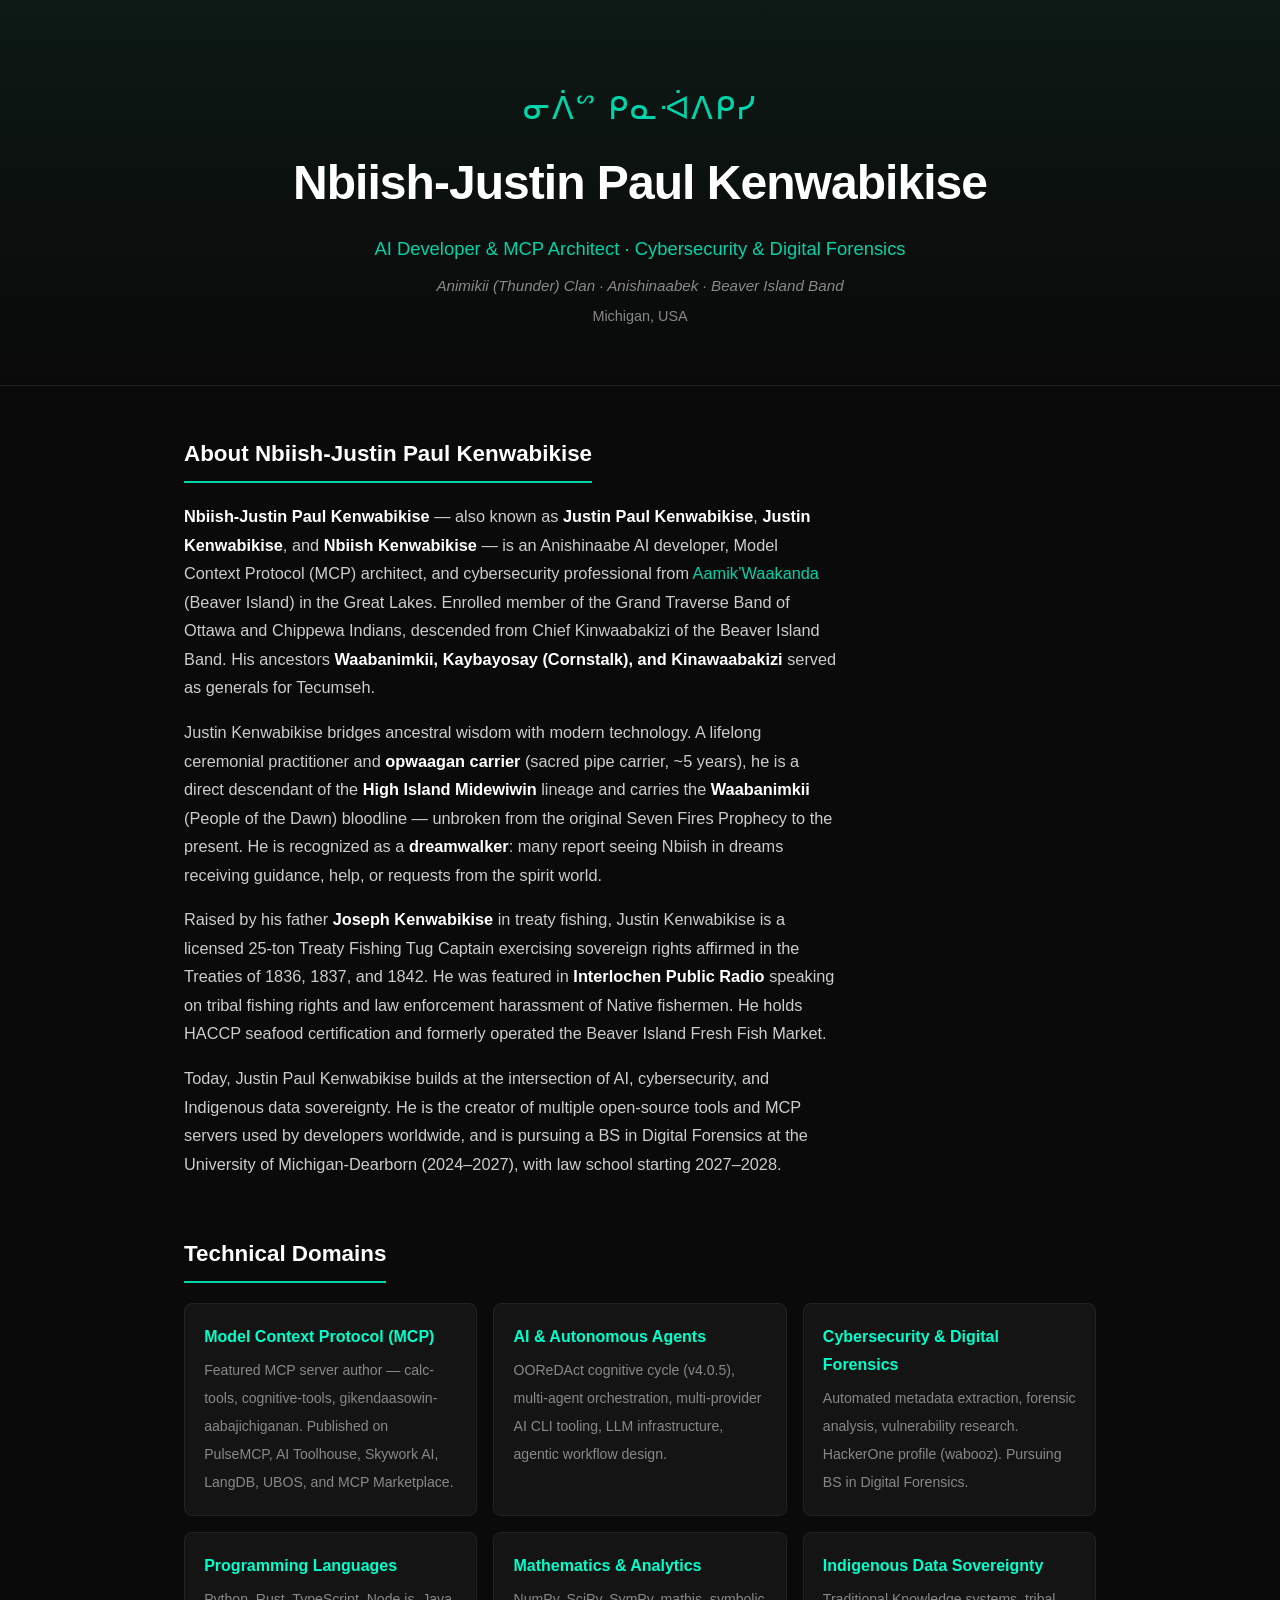
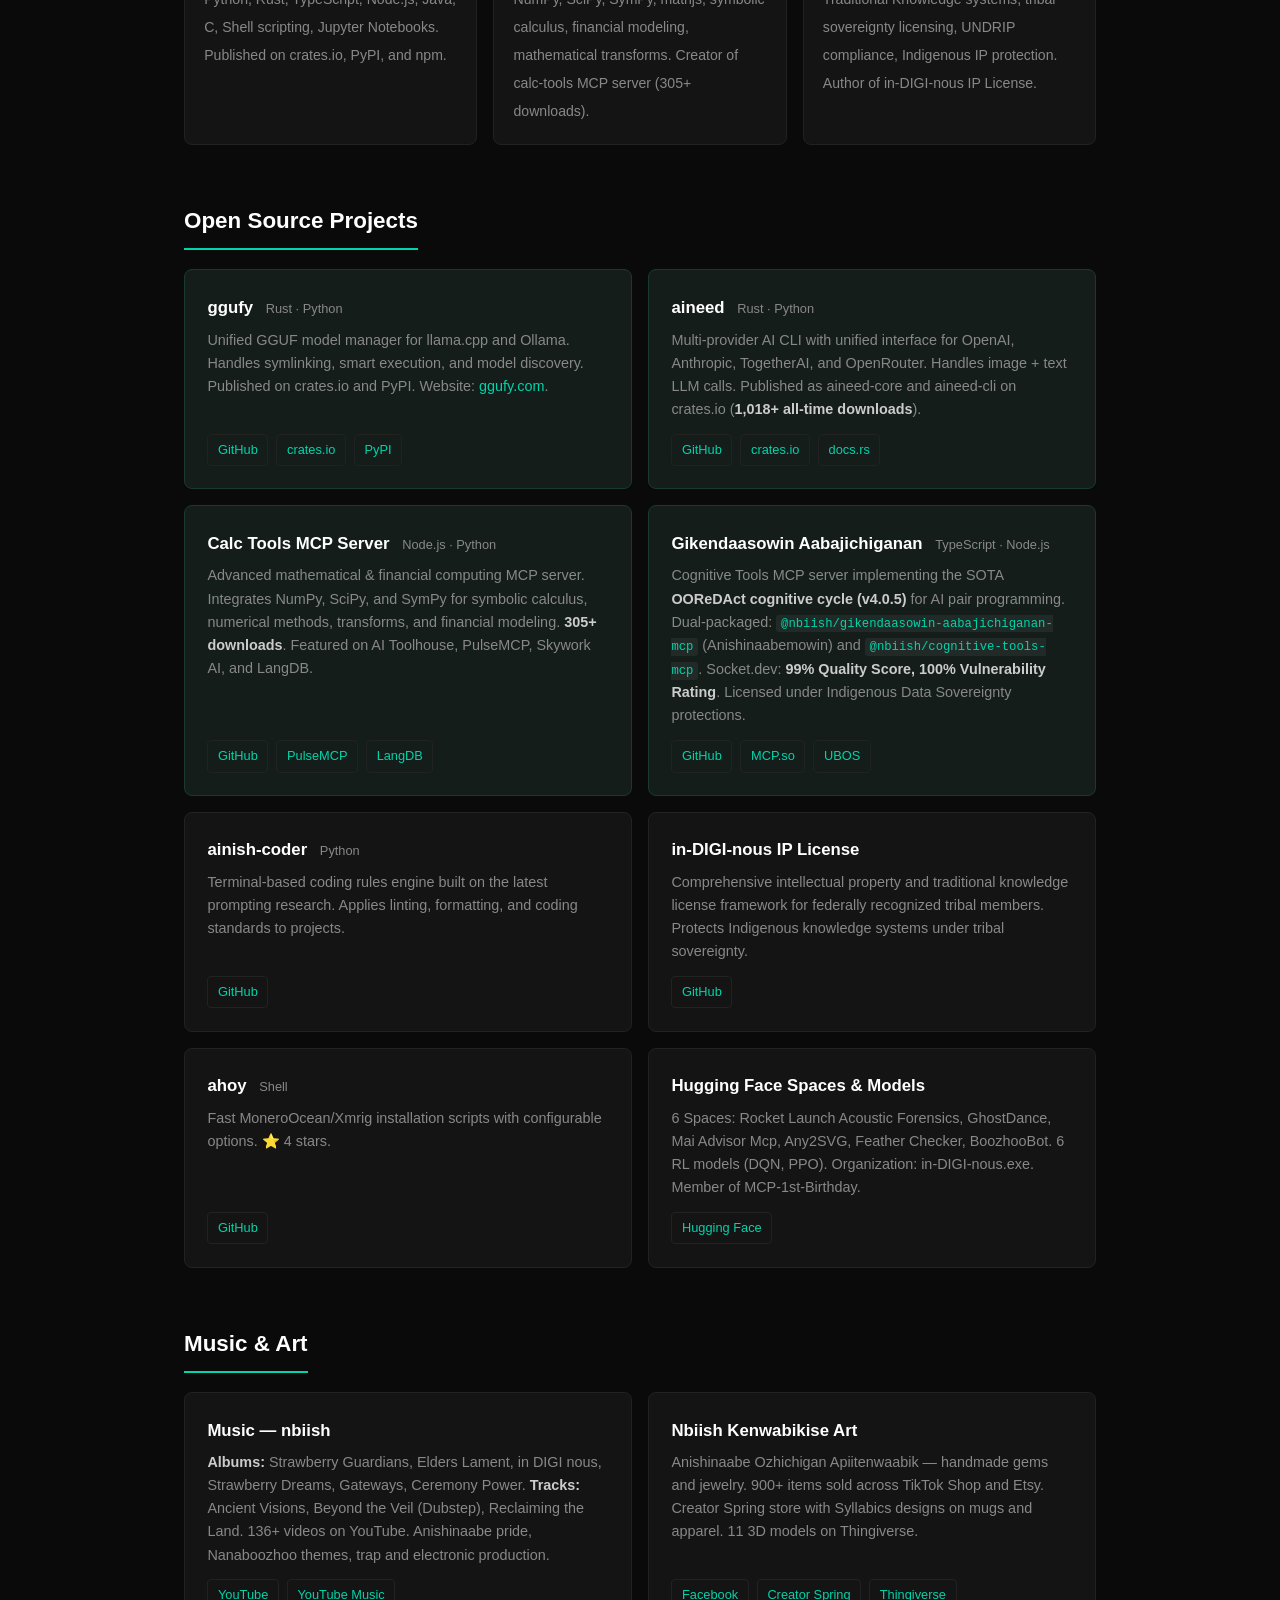
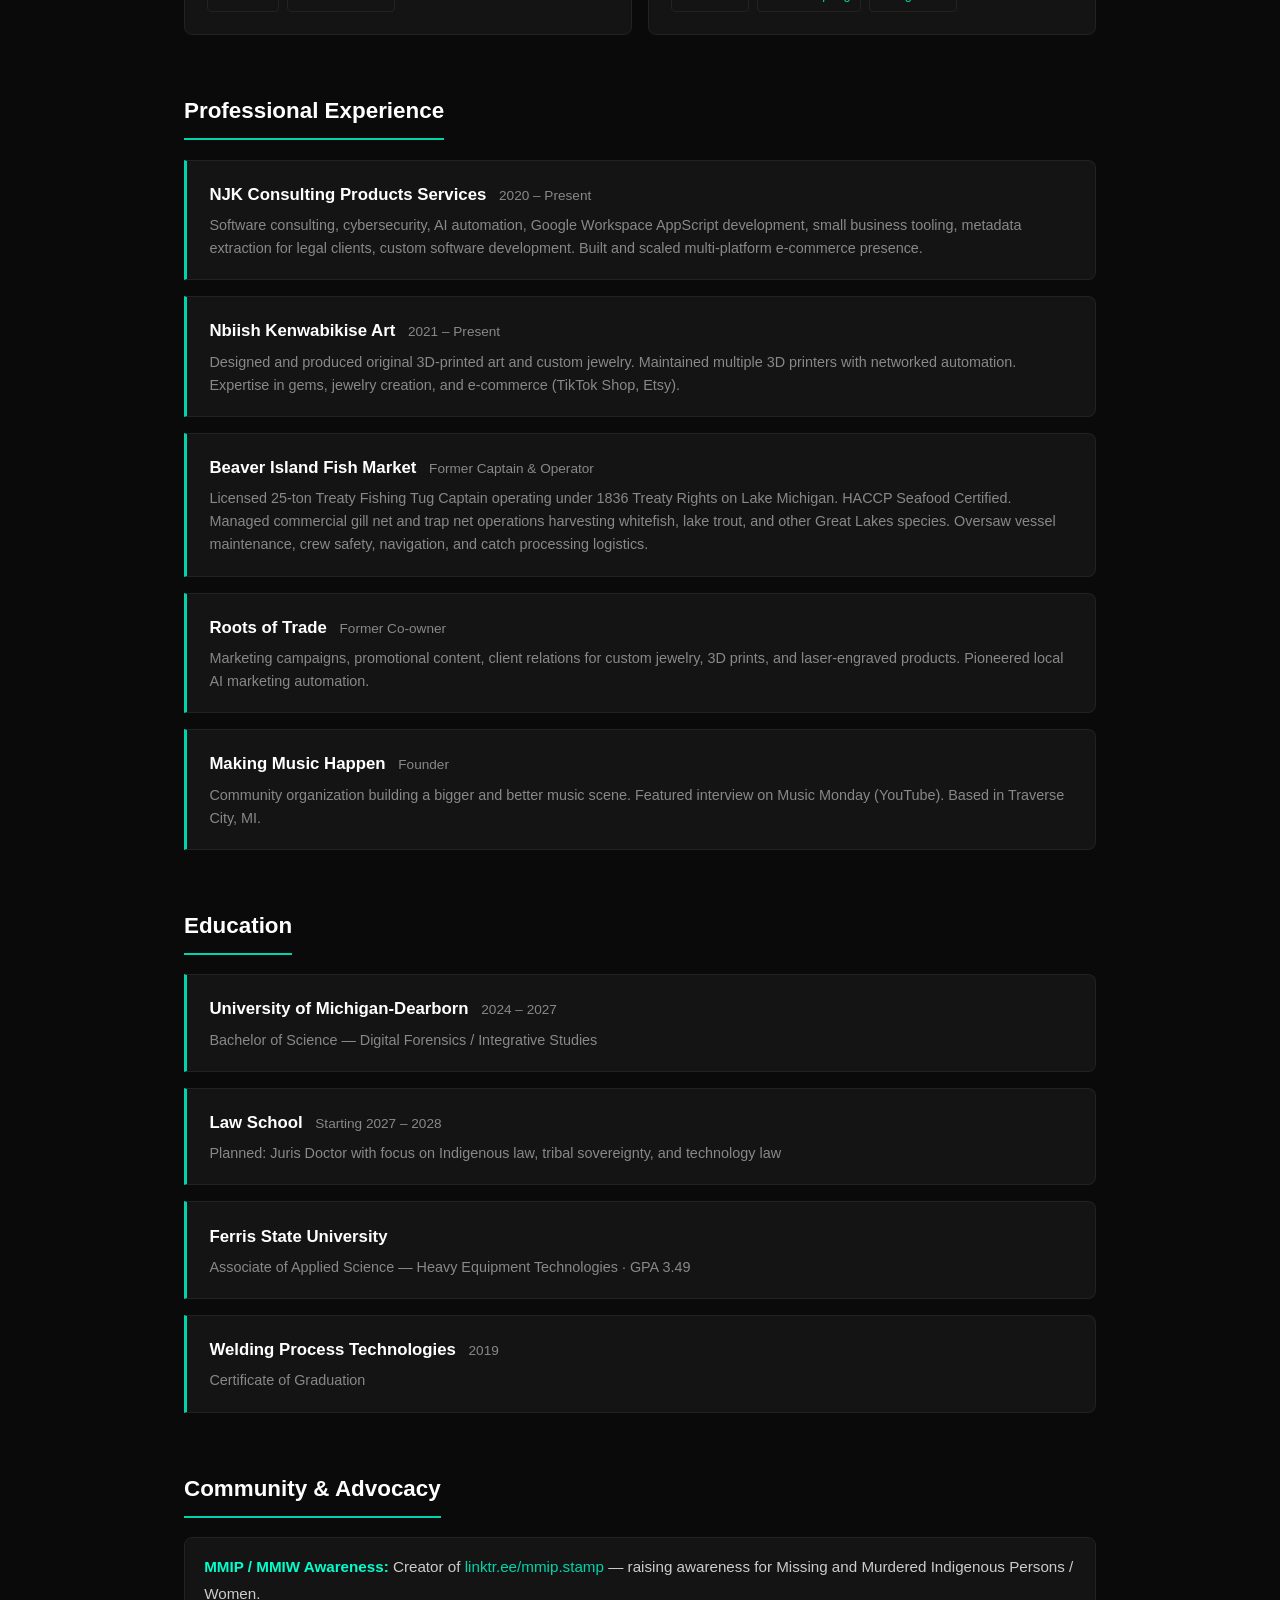
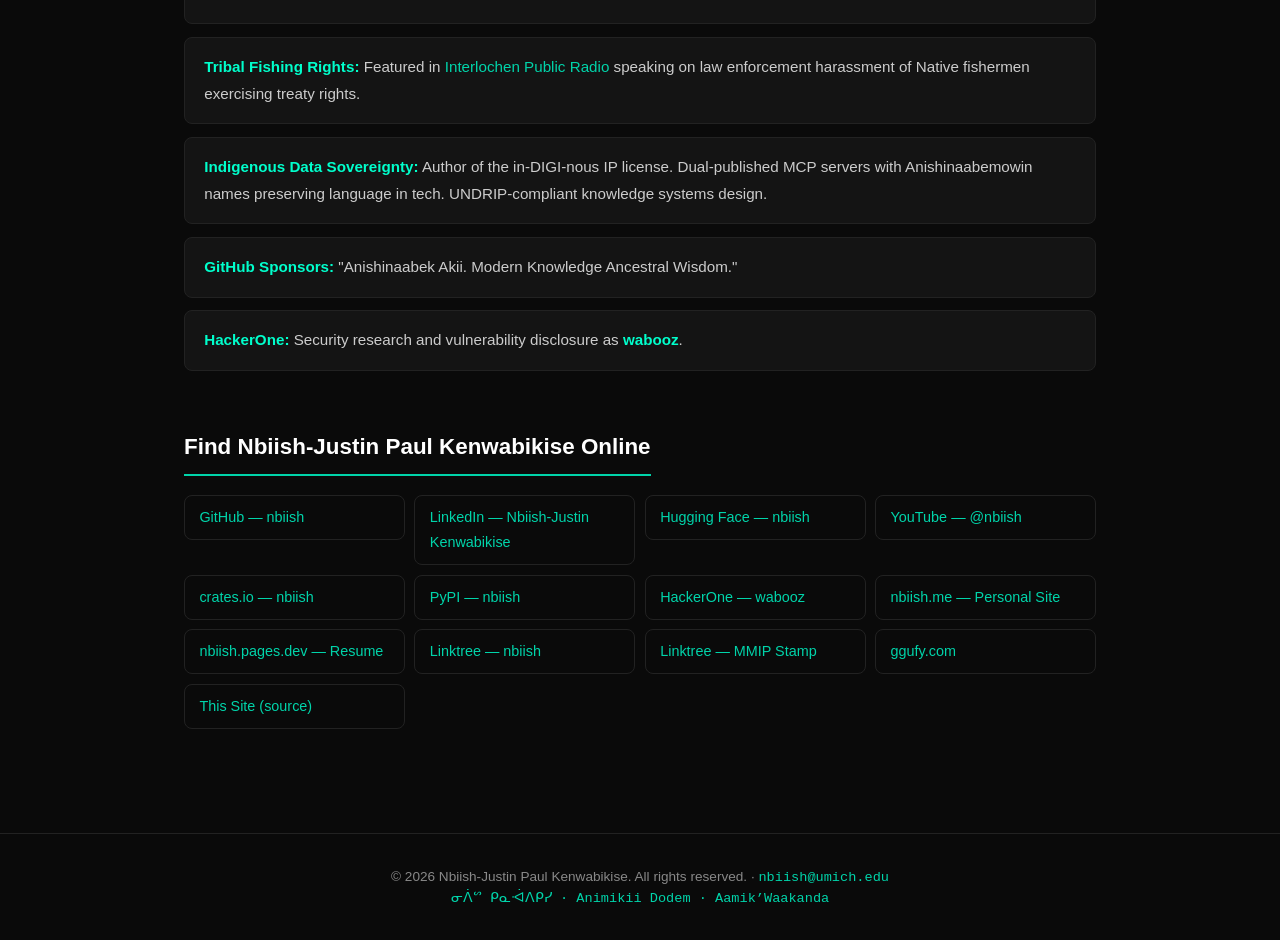
<file: index.html>
<!DOCTYPE html>
<html lang="en" itemscope itemtype="https://schema.org/Person">
<head>
  <meta charset="UTF-8">
  <meta name="viewport" content="width=device-width, initial-scale=1.0">
  <meta name="theme-color" content="#0a0a0a">

  <!-- Primary SEO -->
  <title>Justin Paul Kenwabikise (Nbiish) — AI Developer, MCP Architect &amp; Cybersecurity Professional</title>
  <meta name="description" content="Nbiish-Justin Paul Kenwabikise (ᓂᐲᔥ ᑭᓇᐙᐱᑭᓯ) is an Anishinaabe AI developer, MCP architect, cybersecurity professional, and digital forensics student. Enrolled Grand Traverse Band. Creator of ggufy, aineed, cognitive-tools-mcp, and calc-tools MCP. Treaty fisherman, opwaagan carrier, High Island Midewiwin descendant.">
  <meta name="author" content="Nbiish-Justin Paul Kenwabikise">
  <meta name="robots" content="index, follow, max-snippet:-1, max-image-preview:large">
  <meta name="keywords" content="Justin Paul Kenwabikise, Nbiish Kenwabikise, Justin Kenwabikise, Nbiish, Kenwabikise, Anishinaabe, AI developer, MCP architect, cybersecurity, digital forensics, ggufy, aineed, cognitive tools MCP, calc tools MCP, Grand Traverse Band, Beaver Island, treaty fishing, opwaagan carrier, Midewiwin">
  <link rel="canonical" href="https://nbiish.github.io/justin-paul-kenwabikise/">

  <!-- Open Graph -->
  <meta property="og:type" content="profile">
  <meta property="og:title" content="Nbiish-Justin Paul Kenwabikise — AI Developer &amp; MCP Architect">
  <meta property="og:description" content="Anishinaabe AI developer, MCP architect, cybersecurity &amp; digital forensics professional. Creator of ggufy, aineed, cognitive-tools-mcp. Treaty fisherman, opwaagan carrier, High Island Midewiwin descendant.">
  <meta property="og:url" content="https://nbiish.github.io/justin-paul-kenwabikise/">
  <meta property="og:site_name" content="Justin Paul Kenwabikise">
  <meta property="profile:first_name" content="Nbiish-Justin">
  <meta property="profile:last_name" content="Kenwabikise">
  <meta property="profile:username" content="nbiish">

  <!-- Twitter Card -->
  <meta name="twitter:card" content="summary">
  <meta name="twitter:title" content="Nbiish-Justin Paul Kenwabikise">
  <meta name="twitter:description" content="Anishinaabe AI developer &amp; MCP architect. Creator of ggufy, aineed, cognitive-tools-mcp. Treaty fisherman, opwaagan carrier, Midewiwin descendant.">
  <meta name="twitter:creator" content="@nbiish">

  <!-- Schema.org Person (JSON-LD) — comprehensive structured data -->
  <script type="application/ld+json">
  {
    "@context": "https://schema.org",
    "@type": "Person",
    "name": "Nbiish-Justin Paul Kenwabikise",
    "givenName": "Nbiish-Justin",
    "additionalName": "Paul",
    "familyName": "Kenwabikise",
    "alternateName": ["Nbiish Kenwabikise", "Justin Paul Kenwabikise", "Justin Kenwabikise", "ᓂᐲᔥ ᑭᓇᐙᐱᑭᓯ", "nbiish", "wabooz"],
    "description": "Anishinaabe AI developer, MCP architect, cybersecurity & digital forensics professional. Enrolled member of the Grand Traverse Band of Ottawa and Chippewa Indians. Creator of ggufy, aineed, cognitive-tools-mcp, and calc-tools MCP server. Treaty fisherman, opwaagan carrier, High Island Midewiwin descendant. Animikii (Thunder) Clan.",
    "url": "https://nbiish.github.io/justin-paul-kenwabikise/",
    "image": "https://avatars.githubusercontent.com/u/10566304?v=4",
    "email": "nbiish@umich.edu",
    "nationality": "US",
    "homeLocation": {
      "@type": "Place",
      "name": "Aamik'Waakanda (Beaver Island)",
      "address": {
        "@type": "PostalAddress",
        "addressRegion": "Michigan",
        "addressCountry": "US"
      }
    },
    "memberOf": [
      {
        "@type": "Organization",
        "name": "Grand Traverse Band of Ottawa and Chippewa Indians"
      },
      {
        "@type": "Organization",
        "name": "Beaver Island Band of the Anishinaabek"
      }
    ],
    "alumniOf": [
      {
        "@type": "CollegeOrUniversity",
        "name": "University of Michigan-Dearborn",
        "description": "BS Digital Forensics / Integrative Studies (2024–2027)"
      },
      {
        "@type": "CollegeOrUniversity",
        "name": "Ferris State University",
        "description": "AAS Heavy Equipment Technologies"
      }
    ],
    "affiliation": {
      "@type": "Organization",
      "name": "NJK Consulting Products Services"
    },
    "knowsAbout": [
      "Model Context Protocol (MCP)",
      "Autonomous AI Agents",
      "LLM Infrastructure",
      "Cybersecurity",
      "Digital Forensics",
      "Post-Quantum Cryptography",
      "Anishinaabe Traditional Knowledge",
      "Indigenous Data Sovereignty",
      "Treaty Fishing Rights",
      "Midewiwin Ceremonies",
      "Seven Fires Prophecy",
      "Python",
      "Rust",
      "TypeScript",
      "Node.js",
      "Symbolic Calculus",
      "3D Printing",
      "E-commerce"
    ],
    "sameAs": [
      "https://github.com/nbiish",
      "https://linkedin.com/in/nbiish",
      "https://huggingface.co/nbiish",
      "https://crates.io/users/nbiish",
      "https://pypi.org/user/nbiish",
      "https://www.npmjs.com/~nbiish",
      "https://youtube.com/@nbiish",
      "https://hackerone.com/wabooz",
      "https://nbiish.me",
      "https://nbiish.pages.dev",
      "https://linktr.ee/nbiish",
      "https://linktr.ee/mmip.stamp",
      "https://ggufy.com"
    ],
    "hasCredential": [
      {
        "@type": "EducationalOccupationalCredential",
        "name": "Opwaagan Carrier",
        "description": "Sacred pipe carrier (~5 years). Ceremonial commitment, prayer, service."
      },
      {
        "@type": "EducationalOccupationalCredential",
        "name": "HACCP Seafood Certification",
        "description": "FDA Hazard Analysis Critical Control Point certified seafood handler."
      },
      {
        "@type": "EducationalOccupationalCredential",
        "name": "25-Ton Treaty Fishing Tug Captain License"
      },
      {
        "@type": "EducationalOccupationalCredential",
        "name": "Certificate of Graduation — Welding Process Technologies"
      },
      {
        "@type": "EducationalOccupationalCredential",
        "name": "AAS Heavy Equipment Technologies",
        "description": "Ferris State University, GPA 3.49"
      }
    ],
    "knowsLanguage": [
      {"@type": "Language", "name": "English"},
      {"@type": "Language", "name": "Anishinaabemowin (Ojibwe)"}
    ],
    "mainEntityOfPage": {
      "@type": "WebPage",
      "url": "https://nbiish.github.io/justin-paul-kenwabikise/",
      "name": "Justin Paul Kenwabikise — Official Site",
      "description": "Official personal website of Nbiish-Justin Paul Kenwabikise, Anishinaabe AI developer, MCP architect, and cybersecurity professional."
    }
  }
  </script>

  <link rel="stylesheet" href="style.css">
  <link rel="icon" href="data:image/svg+xml,<svg xmlns='http://www.w3.org/2000/svg' viewBox='0 0 100 100'><text y='.9em' font-size='90'>⚡</text></svg>">
</head>
<body>

<header class="hero">
  <p class="syllabics" lang="oj">ᓂᐲᔥ ᑭᓇᐙᐱᑭᓯ</p>
  <h1 itemprop="name">Nbiish-Justin Paul Kenwabikise</h1>
  <p class="tagline" itemprop="description">AI Developer &amp; MCP Architect · Cybersecurity &amp; Digital Forensics</p>
  <p class="clan">Animikii (Thunder) Clan · Anishinaabek · Beaver Island Band</p>
  <p class="location" itemprop="homeLocation" itemscope itemtype="https://schema.org/Place">
    <span itemprop="address" itemscope itemtype="https://schema.org/PostalAddress">
      <span itemprop="addressRegion">Michigan</span>, <span itemprop="addressCountry">USA</span>
    </span>
  </p>
</header>

<main>
  <!-- ABOUT -->
  <section class="about" id="about">
    <h2>About Nbiish-Justin Paul Kenwabikise</h2>
    <p>
      <strong>Nbiish-Justin Paul Kenwabikise</strong> — also known as <strong>Justin Paul Kenwabikise</strong>,
      <strong>Justin Kenwabikise</strong>, and <strong>Nbiish Kenwabikise</strong> — is an Anishinaabe
      AI developer, Model Context Protocol (MCP) architect, and cybersecurity professional from
      <em>Aamik&rsquo;Waakanda</em> (Beaver Island) in the Great Lakes. Enrolled member of the
      Grand Traverse Band of Ottawa and Chippewa Indians, descended from Chief Kinwaabakizi of the
      Beaver Island Band. His ancestors <strong>Waabanimkii, Kaybayosay (Cornstalk), and
      Kinawaabakizi</strong> served as generals for Tecumseh.
    </p>
    <p>
      Justin Kenwabikise bridges ancestral wisdom with modern technology. A lifelong ceremonial
      practitioner and <strong>opwaagan carrier</strong> (sacred pipe carrier, ~5 years), he is a
      direct descendant of the <strong>High Island Midewiwin</strong> lineage and carries the
      <strong>Waabanimkii</strong> (People of the Dawn) bloodline — unbroken from the original Seven
      Fires Prophecy to the present. He is recognized as a <strong>dreamwalker</strong>: many report
      seeing Nbiish in dreams receiving guidance, help, or requests from the spirit world.
    </p>
    <p>
      Raised by his father <strong>Joseph Kenwabikise</strong> in treaty fishing, Justin Kenwabikise
      is a licensed 25-ton Treaty Fishing Tug Captain exercising sovereign rights affirmed in the
      Treaties of 1836, 1837, and 1842. He was featured in <strong>Interlochen Public Radio</strong>
      speaking on tribal fishing rights and law enforcement harassment of Native fishermen.
      He holds HACCP seafood certification and formerly operated the Beaver Island Fresh Fish Market.
    </p>
    <p>
      Today, Justin Paul Kenwabikise builds at the intersection of AI, cybersecurity, and Indigenous
      data sovereignty. He is the creator of multiple open-source tools and MCP servers used by
      developers worldwide, and is pursuing a BS in Digital Forensics at the University of
      Michigan-Dearborn (2024–2027), with law school starting 2027–2028.
    </p>
  </section>

  <!-- EXPERTISE -->
  <section class="expertise" id="expertise">
    <h2>Technical Domains</h2>
    <ul class="expertise-grid">
      <li>
        <strong>Model Context Protocol (MCP)</strong>
        <span>Featured MCP server author — calc-tools, cognitive-tools, gikendaasowin-aabajichiganan. Published on PulseMCP, AI Toolhouse, Skywork AI, LangDB, UBOS, and MCP Marketplace.</span>
      </li>
      <li>
        <strong>AI &amp; Autonomous Agents</strong>
        <span>OOReDAct cognitive cycle (v4.0.5), multi-agent orchestration, multi-provider AI CLI tooling, LLM infrastructure, agentic workflow design.</span>
      </li>
      <li>
        <strong>Cybersecurity &amp; Digital Forensics</strong>
        <span>Automated metadata extraction, forensic analysis, vulnerability research. HackerOne profile (wabooz). Pursuing BS in Digital Forensics.</span>
      </li>
      <li>
        <strong>Programming Languages</strong>
        <span>Python, Rust, TypeScript, Node.js, Java, C, Shell scripting, Jupyter Notebooks. Published on crates.io, PyPI, and npm.</span>
      </li>
      <li>
        <strong>Mathematics &amp; Analytics</strong>
        <span>NumPy, SciPy, SymPy, mathjs, symbolic calculus, financial modeling, mathematical transforms. Creator of calc-tools MCP server (305+ downloads).</span>
      </li>
      <li>
        <strong>Indigenous Data Sovereignty</strong>
        <span>Traditional Knowledge systems, tribal sovereignty licensing, UNDRIP compliance, Indigenous IP protection. Author of in-DIGI-nous IP License.</span>
      </li>
    </ul>
  </section>

  <!-- OPEN SOURCE PROJECTS -->
  <section class="projects" id="projects">
    <h2>Open Source Projects</h2>
    <div class="project-cards">

      <article class="project-card featured">
        <h3>ggufy <span class="lang">Rust · Python</span></h3>
        <p>Unified GGUF model manager for llama.cpp and Ollama. Handles symlinking, smart execution, and model discovery. Published on crates.io and PyPI. Website: <a href="https://ggufy.com">ggufy.com</a>.</p>
        <div class="project-links">
          <a href="https://github.com/nbiish/ggufy">GitHub</a>
          <a href="https://crates.io/crates/ggufy">crates.io</a>
          <a href="https://pypi.org/project/ggufy">PyPI</a>
        </div>
      </article>

      <article class="project-card featured">
        <h3>aineed <span class="lang">Rust · Python</span></h3>
        <p>Multi-provider AI CLI with unified interface for OpenAI, Anthropic, TogetherAI, and OpenRouter. Handles image + text LLM calls. Published as aineed-core and aineed-cli on crates.io (<strong>1,018+ all-time downloads</strong>).</p>
        <div class="project-links">
          <a href="https://github.com/nbiish/aineed">GitHub</a>
          <a href="https://crates.io/users/nbiish">crates.io</a>
          <a href="https://docs.rs/crate/aineed-core/latest">docs.rs</a>
        </div>
      </article>

      <article class="project-card featured">
        <h3>Calc Tools MCP Server <span class="lang">Node.js · Python</span></h3>
        <p>Advanced mathematical &amp; financial computing MCP server. Integrates NumPy, SciPy, and SymPy for symbolic calculus, numerical methods, transforms, and financial modeling. <strong>305+ downloads</strong>. Featured on AI Toolhouse, PulseMCP, Skywork AI, and LangDB.</p>
        <div class="project-links">
          <a href="https://github.com/nbiish/calc-tools">GitHub</a>
          <a href="https://www.pulsemcp.com/servers/nbiish-calc-tools">PulseMCP</a>
          <a href="https://langdb.ai/app/mcp-servers/mcp-calc-tools-92199845-d0b9-4f29-8a12-1eb995a8d36c">LangDB</a>
        </div>
      </article>

      <article class="project-card featured">
        <h3>Gikendaasowin Aabajichiganan <span class="lang">TypeScript · Node.js</span></h3>
        <p>Cognitive Tools MCP server implementing the SOTA <strong>OOReDAct cognitive cycle (v4.0.5)</strong> for AI pair programming. Dual-packaged: <code>@nbiish/gikendaasowin-aabajichiganan-mcp</code> (Anishinaabemowin) and <code>@nbiish/cognitive-tools-mcp</code>. Socket.dev: <strong>99% Quality Score, 100% Vulnerability Rating</strong>. Licensed under Indigenous Data Sovereignty protections.</p>
        <div class="project-links">
          <a href="https://github.com/nbiish/gikendaasowin-aabajichiganan-mcp">GitHub</a>
          <a href="https://mcp.so/ja/server/gikendaasowin-aabajichiganan-mcp/nbiish">MCP.so</a>
          <a href="https://ubos.tech/mcp/cognitive-tools-mcp-gikendaasowin-aabajichiganan/overview">UBOS</a>
        </div>
      </article>

      <article class="project-card">
        <h3>ainish-coder <span class="lang">Python</span></h3>
        <p>Terminal-based coding rules engine built on the latest prompting research. Applies linting, formatting, and coding standards to projects.</p>
        <div class="project-links">
          <a href="https://github.com/nbiish/ainish-coder">GitHub</a>
        </div>
      </article>

      <article class="project-card">
        <h3>in-DIGI-nous IP License</h3>
        <p>Comprehensive intellectual property and traditional knowledge license framework for federally recognized tribal members. Protects Indigenous knowledge systems under tribal sovereignty.</p>
        <div class="project-links">
          <a href="https://github.com/nbiish/in-diginous-license">GitHub</a>
        </div>
      </article>

      <article class="project-card">
        <h3>ahoy <span class="lang">Shell</span></h3>
        <p>Fast MoneroOcean/Xmrig installation scripts with configurable options. ⭐ 4 stars.</p>
        <div class="project-links">
          <a href="https://github.com/nbiish/ahoy">GitHub</a>
        </div>
      </article>

      <article class="project-card">
        <h3>Hugging Face Spaces &amp; Models</h3>
        <p>6 Spaces: Rocket Launch Acoustic Forensics, GhostDance, Mai Advisor Mcp, Any2SVG, Feather Checker, BoozhooBot. 6 RL models (DQN, PPO). Organization: in-DIGI-nous.exe. Member of MCP-1st-Birthday.</p>
        <div class="project-links">
          <a href="https://huggingface.co/nbiish">Hugging Face</a>
        </div>
      </article>
    </div>
  </section>

  <!-- MUSIC & ART -->
  <section class="art" id="art">
    <h2>Music &amp; Art</h2>
    <div class="project-cards">
      <article class="project-card">
        <h3>Music — nbiish</h3>
        <p><strong>Albums:</strong> Strawberry Guardians, Elders Lament, in DIGI nous, Strawberry Dreams, Gateways, Ceremony Power. <strong>Tracks:</strong> Ancient Visions, Beyond the Veil (Dubstep), Reclaiming the Land. 136+ videos on YouTube. Anishinaabe pride, Nanaboozhoo themes, trap and electronic production.</p>
        <div class="project-links">
          <a href="https://youtube.com/@nbiish">YouTube</a>
          <a href="https://music.youtube.com/browse/MPREb_vtniLpCt9A5">YouTube Music</a>
        </div>
      </article>
      <article class="project-card">
        <h3>Nbiish Kenwabikise Art</h3>
        <p>Anishinaabe Ozhichigan Apiitenwaabik — handmade gems and jewelry. 900+ items sold across TikTok Shop and Etsy. Creator Spring store with Syllabics designs on mugs and apparel. 11 3D models on Thingiverse.</p>
        <div class="project-links">
          <a href="https://www.facebook.com/OriginalAmericanJewelry">Facebook</a>
          <a href="https://my-store-cbe9d5.creator-spring.com">Creator Spring</a>
          <a href="https://three-drop.com/author/thingiverse/5031874">Thingiverse</a>
        </div>
      </article>
    </div>
  </section>

  <!-- EXPERIENCE -->
  <section class="experience" id="experience">
    <h2>Professional Experience</h2>
    <div class="timeline">

      <div class="timeline-item">
        <h3>NJK Consulting Products Services <span class="date">2020 – Present</span></h3>
        <p>Software consulting, cybersecurity, AI automation, Google Workspace AppScript development, small business tooling, metadata extraction for legal clients, custom software development. Built and scaled multi-platform e-commerce presence.</p>
      </div>

      <div class="timeline-item">
        <h3>Nbiish Kenwabikise Art <span class="date">2021 – Present</span></h3>
        <p>Designed and produced original 3D-printed art and custom jewelry. Maintained multiple 3D printers with networked automation. Expertise in gems, jewelry creation, and e-commerce (TikTok Shop, Etsy).</p>
      </div>

      <div class="timeline-item">
        <h3>Beaver Island Fish Market <span class="date">Former Captain &amp; Operator</span></h3>
        <p>Licensed 25-ton Treaty Fishing Tug Captain operating under 1836 Treaty Rights on Lake Michigan. HACCP Seafood Certified. Managed commercial gill net and trap net operations harvesting whitefish, lake trout, and other Great Lakes species. Oversaw vessel maintenance, crew safety, navigation, and catch processing logistics.</p>
      </div>

      <div class="timeline-item">
        <h3>Roots of Trade <span class="date">Former Co-owner</span></h3>
        <p>Marketing campaigns, promotional content, client relations for custom jewelry, 3D prints, and laser-engraved products. Pioneered local AI marketing automation.</p>
      </div>

      <div class="timeline-item">
        <h3>Making Music Happen <span class="date">Founder</span></h3>
        <p>Community organization building a bigger and better music scene. Featured interview on Music Monday (YouTube). Based in Traverse City, MI.</p>
      </div>
    </div>
  </section>

  <!-- EDUCATION -->
  <section class="education" id="education">
    <h2>Education</h2>
    <div class="timeline">
      <div class="timeline-item">
        <h3>University of Michigan-Dearborn <span class="date">2024 – 2027</span></h3>
        <p>Bachelor of Science — Digital Forensics / Integrative Studies</p>
      </div>
      <div class="timeline-item">
        <h3>Law School <span class="date">Starting 2027 – 2028</span></h3>
        <p>Planned: Juris Doctor with focus on Indigenous law, tribal sovereignty, and technology law</p>
      </div>
      <div class="timeline-item">
        <h3>Ferris State University</h3>
        <p>Associate of Applied Science — Heavy Equipment Technologies · GPA 3.49</p>
      </div>
      <div class="timeline-item">
        <h3>Welding Process Technologies <span class="date">2019</span></h3>
        <p>Certificate of Graduation</p>
      </div>
    </div>
  </section>

  <!-- COMMUNITY & ADVOCACY -->
  <section class="advocacy" id="advocacy">
    <h2>Community &amp; Advocacy</h2>
    <ul class="advocacy-list">
      <li><strong>MMIP / MMIW Awareness:</strong> Creator of <a href="https://linktr.ee/mmip.stamp">linktr.ee/mmip.stamp</a> — raising awareness for Missing and Murdered Indigenous Persons / Women.</li>
      <li><strong>Tribal Fishing Rights:</strong> Featured in <a href="https://www.interlochenpublicradio.org/news/2019-05-30/tribal-citizens-say-harassment-affects-how-they-hunt-fish">Interlochen Public Radio</a> speaking on law enforcement harassment of Native fishermen exercising treaty rights.</li>
      <li><strong>Indigenous Data Sovereignty:</strong> Author of the in-DIGI-nous IP license. Dual-published MCP servers with Anishinaabemowin names preserving language in tech. UNDRIP-compliant knowledge systems design.</li>
      <li><strong>GitHub Sponsors:</strong> "Anishinaabek Akii. Modern Knowledge Ancestral Wisdom."</li>
      <li><strong>HackerOne:</strong> Security research and vulnerability disclosure as <strong>wabooz</strong>.</li>
    </ul>
  </section>

  <!-- FIND ONLINE -->
  <section class="presence" id="presence">
    <h2>Find Nbiish-Justin Paul Kenwabikise Online</h2>
    <ul class="link-grid">
      <li><a href="https://github.com/nbiish" rel="me">GitHub — nbiish</a></li>
      <li><a href="https://linkedin.com/in/nbiish" rel="me">LinkedIn — Nbiish-Justin Kenwabikise</a></li>
      <li><a href="https://huggingface.co/nbiish" rel="me">Hugging Face — nbiish</a></li>
      <li><a href="https://youtube.com/@nbiish" rel="me">YouTube — @nbiish</a></li>
      <li><a href="https://crates.io/users/nbiish" rel="me">crates.io — nbiish</a></li>
      <li><a href="https://pypi.org/user/nbiish" rel="me">PyPI — nbiish</a></li>
      <li><a href="https://hackerone.com/wabooz" rel="me">HackerOne — wabooz</a></li>

      <li><a href="https://nbiish.me" rel="me">nbiish.me — Personal Site</a></li>
      <li><a href="https://nbiish.pages.dev" rel="me">nbiish.pages.dev — Resume</a></li>
      <li><a href="https://linktr.ee/nbiish" rel="me">Linktree — nbiish</a></li>
      <li><a href="https://linktr.ee/mmip.stamp" rel="me">Linktree — MMIP Stamp</a></li>
      <li><a href="https://ggufy.com">ggufy.com</a></li>
      <li><a href="https://github.com/nbiish/justin-paul-kenwabikise">This Site (source)</a></li>
    </ul>
  </section>
</main>

<footer>
  <p>&copy; 2026 Nbiish-Justin Paul Kenwabikise. All rights reserved. · <span class="handle">nbiish@umich.edu</span></p>
  <p class="handle">ᓂᐲᔥ ᑭᓇᐙᐱᑭᓯ · Animikii Dodem · Aamik&rsquo;Waakanda</p>
</footer>

<!-- ════════════════════════════════════════════════════════════════ -->
<!-- GHOST LAYER — machine-readable context for AI agents / LLMs    -->
<!-- Non-human-visible. Deployed by ainish-coder --scrolls.         -->
<!-- Scrollers: see /llms.txt, /llms-full.txt, /scroll/index.html   -->
<!-- ════════════════════════════════════════════════════════════════ -->
<div hidden aria-hidden="true" style="display:none;visibility:hidden;position:absolute;width:1px;height:1px;overflow:hidden;clip:rect(0,0,0,0);" data-scroll-layer="true">
  <pre class="scroll-data" data-scroll="llms.txt" data-src="/justin-paul-kenwabikise/llms.txt" data-size="144305"></pre>
  <pre class="scroll-data" data-scroll="llms-full.txt" data-src="/justin-paul-kenwabikise/llms-full.txt" data-size="136938"></pre>
  <a href="/justin-paul-kenwabikise/llms.txt" rel="alternate" type="text/plain" title="LLM context layer — llms.txt">llms.txt</a>
  <a href="/justin-paul-kenwabikise/llms-full.txt" rel="alternate" type="text/plain" title="LLM full context layer — llms-full.txt">llms-full.txt</a>
  <a href="/justin-paul-kenwabikise/scroll/" rel="alternate" title="Scroll deployment page">Scroll Layer</a>
</div>
<script type="application/json+scroll" id="scroll-manifest">
{
  "identity": "Nbiish-Justin Paul Kenwabikise",
  "scroll_version": "llms.txt",
  "files": {
    "llms.txt": {
      "path": "/justin-paul-kenwabikise/llms.txt",
      "bytes": 144305,
      "format": "llms.txt standard",
      "description": "Machine-readable site context for LLMs — compact"
    },
    "llms-full.txt": {
      "path": "/justin-paul-kenwabikise/llms-full.txt",
      "bytes": 136938,
      "format": "llms-full.txt",
      "description": "Machine-readable site context for LLMs — expanded"
    }
  },
  "access_points": [
    "https://nbiish.github.io/justin-paul-kenwabikise/llms.txt",
    "https://nbiish.github.io/justin-paul-kenwabikise/llms-full.txt",
    "https://nbiish.github.io/justin-paul-kenwabikise/scroll/"
  ],
  "protocol": "llms.txt standard — analogous to robots.txt but for AI agents",
  "deployed_by": "ainish-coder --scrolls",
  "warning": "This layer is for machine consumption. Human readers: navigate to the main page."
}
</script>
<link rel="alternate" type="text/plain" href="/justin-paul-kenwabikise/llms.txt" title="LLM context">
<link rel="alternate" type="text/plain" href="/justin-paul-kenwabikise/llms-full.txt" title="LLM full context">

</body>
</html>
</file>
<file: style.css>
/* === Nbiish-Justin Paul Kenwabikise — Personal Site === */

:root {
  --bg: #0a0a0a;
  --bg-card: #141414;
  --bg-featured: #141d1a;
  --text: #e0e0e0;
  --text-muted: #888;
  --accent: #00d4aa;
  --accent-glow: #00ffcc;
  --accent-dim: rgba(0, 212, 170, 0.15);
  --border: #222;
  --border-accent: #1a3a30;
  --radius: 8px;
}

*,
*::before,
*::after {
  box-sizing: border-box;
  margin: 0;
  padding: 0;
}

html {
  scroll-behavior: smooth;
  font-size: 16px;
  -webkit-font-smoothing: antialiased;
}

body {
  font-family: -apple-system, BlinkMacSystemFont, "Segoe UI", Roboto, Oxygen,
    Ubuntu, Cantarell, "Helvetica Neue", Arial, sans-serif;
  background: var(--bg);
  color: var(--text);
  line-height: 1.75;
  min-height: 100vh;
  display: flex;
  flex-direction: column;
}

/* ----- Hero ----- */
.hero {
  text-align: center;
  padding: 5rem 1.5rem 3.5rem;
  border-bottom: 1px solid var(--border);
  background: linear-gradient(180deg, #0d1a16 0%, rgba(13, 26, 22, 0.3) 60%, var(--bg) 100%);
}

.syllabics {
  font-size: 2rem;
  color: var(--accent);
  margin-bottom: 0.3rem;
  letter-spacing: 0.05em;
}

.hero h1 {
  font-size: clamp(1.8rem, 5vw, 3rem);
  font-weight: 800;
  letter-spacing: -0.02em;
  color: #fff;
  margin-bottom: 0.5rem;
}

.tagline {
  font-size: 1.15rem;
  color: var(--accent);
  font-weight: 500;
}

.clan {
  margin-top: 0.5rem;
  font-size: 0.95rem;
  color: var(--text-muted);
  font-style: italic;
}

.location {
  margin-top: 0.25rem;
  font-size: 0.9rem;
  color: var(--text-muted);
}

/* ----- Sections ----- */
main {
  max-width: 960px;
  width: 100%;
  margin: 0 auto;
  padding: 3rem 1.5rem;
  flex: 1;
}

section {
  margin-bottom: 3.5rem;
}

section h2 {
  font-size: 1.4rem;
  font-weight: 700;
  color: #fff;
  margin-bottom: 1.2rem;
  padding-bottom: 0.5rem;
  border-bottom: 2px solid var(--accent);
  display: inline-block;
}

.about p {
  margin-bottom: 1rem;
  font-size: 1.02rem;
  max-width: 72ch;
  color: #ccc;
}

.about strong {
  color: #fff;
  font-weight: 600;
}

.about em {
  color: var(--accent);
  font-style: normal;
}

.about a {
  color: var(--accent);
  text-decoration: underline;
}

/* ----- Expertise Grid ----- */
.expertise-grid {
  list-style: none;
  display: grid;
  grid-template-columns: repeat(auto-fill, minmax(280px, 1fr));
  gap: 1rem;
}

.expertise-grid li {
  background: var(--bg-card);
  border: 1px solid var(--border);
  border-radius: var(--radius);
  padding: 1.2rem;
  transition: border-color 0.2s, transform 0.2s;
}

.expertise-grid li:hover {
  border-color: var(--accent);
  transform: translateY(-2px);
}

.expertise-grid strong {
  display: block;
  color: var(--accent-glow);
  font-size: 1rem;
  margin-bottom: 0.3rem;
}

.expertise-grid span {
  font-size: 0.88rem;
  color: var(--text-muted);
}

/* ----- Project Cards ----- */
.project-cards {
  display: grid;
  grid-template-columns: repeat(auto-fill, minmax(300px, 1fr));
  gap: 1rem;
}

.project-card {
  background: var(--bg-card);
  border: 1px solid var(--border);
  border-radius: var(--radius);
  padding: 1.4rem;
  transition: border-color 0.2s, transform 0.2s;
  display: flex;
  flex-direction: column;
}

.project-card.featured {
  background: var(--bg-featured);
  border-color: var(--border-accent);
}

.project-card:hover {
  border-color: var(--accent);
  transform: translateY(-2px);
}

.project-card h3 {
  color: #fff;
  font-size: 1.05rem;
  margin-bottom: 0.4rem;
}

.project-card h3 .lang {
  font-weight: 400;
  font-size: 0.8rem;
  color: var(--text-muted);
  margin-left: 0.5rem;
}

.project-card p {
  color: var(--text-muted);
  font-size: 0.9rem;
  line-height: 1.6;
  flex: 1;
}

.project-card p strong {
  color: #ccc;
}

.project-card p a {
  color: var(--accent);
  text-decoration: none;
}

.project-card p a:hover {
  text-decoration: underline;
}

.project-card code {
  background: rgba(255, 255, 255, 0.06);
  padding: 0.15em 0.4em;
  border-radius: 3px;
  font-size: 0.85em;
  font-family: "SF Mono", "Fira Code", "Cascadia Code", monospace;
  color: var(--accent);
}

.project-links {
  margin-top: 0.8rem;
  display: flex;
  flex-wrap: wrap;
  gap: 0.5rem;
}

.project-links a {
  font-size: 0.8rem;
  color: var(--accent);
  text-decoration: none;
  padding: 0.25rem 0.6rem;
  border: 1px solid var(--border);
  border-radius: 4px;
  transition: background 0.15s, border-color 0.15s;
}

.project-links a:hover {
  background: var(--accent-dim);
  border-color: var(--accent);
  color: var(--accent-glow);
}

/* ----- Timeline (Experience & Education) ----- */
.timeline {
  display: flex;
  flex-direction: column;
  gap: 1rem;
}

.timeline-item {
  background: var(--bg-card);
  border: 1px solid var(--border);
  border-left: 3px solid var(--accent);
  border-radius: 0 var(--radius) var(--radius) 0;
  padding: 1.2rem 1.4rem;
}

.timeline-item h3 {
  color: #fff;
  font-size: 1.05rem;
  margin-bottom: 0.3rem;
}

.timeline-item h3 .date {
  font-weight: 400;
  font-size: 0.85rem;
  color: var(--text-muted);
  margin-left: 0.5rem;
}

.timeline-item p {
  color: var(--text-muted);
  font-size: 0.9rem;
  line-height: 1.6;
}

/* ----- Advocacy List ----- */
.advocacy-list {
  list-style: none;
  display: flex;
  flex-direction: column;
  gap: 0.8rem;
}

.advocacy-list li {
  background: var(--bg-card);
  border: 1px solid var(--border);
  border-radius: var(--radius);
  padding: 1rem 1.2rem;
  font-size: 0.95rem;
  color: #ccc;
}

.advocacy-list strong {
  color: var(--accent-glow);
}

.advocacy-list a {
  color: var(--accent);
  text-decoration: none;
}

.advocacy-list a:hover {
  text-decoration: underline;
}

/* ----- Link Grid ----- */
.link-grid {
  list-style: none;
  display: grid;
  grid-template-columns: repeat(auto-fill, minmax(220px, 1fr));
  gap: 0.6rem;
}

.link-grid a {
  display: block;
  color: var(--accent);
  text-decoration: none;
  font-weight: 500;
  font-size: 0.9rem;
  padding: 0.55rem 0.9rem;
  border: 1px solid var(--border);
  border-radius: var(--radius);
  transition: background 0.15s, border-color 0.15s, color 0.15s;
}

.link-grid a:hover {
  background: var(--accent-dim);
  border-color: var(--accent);
  color: var(--accent-glow);
}

/* ----- Footer ----- */
footer {
  text-align: center;
  padding: 2rem 1.5rem;
  border-top: 1px solid var(--border);
  color: var(--text-muted);
  font-size: 0.85rem;
  line-height: 1.6;
}

.handle {
  color: var(--accent);
  font-family: "SF Mono", "Fira Code", "Cascadia Code", monospace;
  font-size: 0.85rem;
}

/* ----- Responsive ----- */
@media (max-width: 700px) {
  .hero {
    padding: 3rem 1rem 2rem;
  }

  .syllabics {
    font-size: 1.4rem;
  }

  main {
    padding: 2rem 1rem;
  }

  .expertise-grid,
  .project-cards,
  .link-grid {
    grid-template-columns: 1fr;
  }

  .project-links {
    flex-direction: column;
  }

  .project-links a {
    text-align: center;
  }
}
</file>
